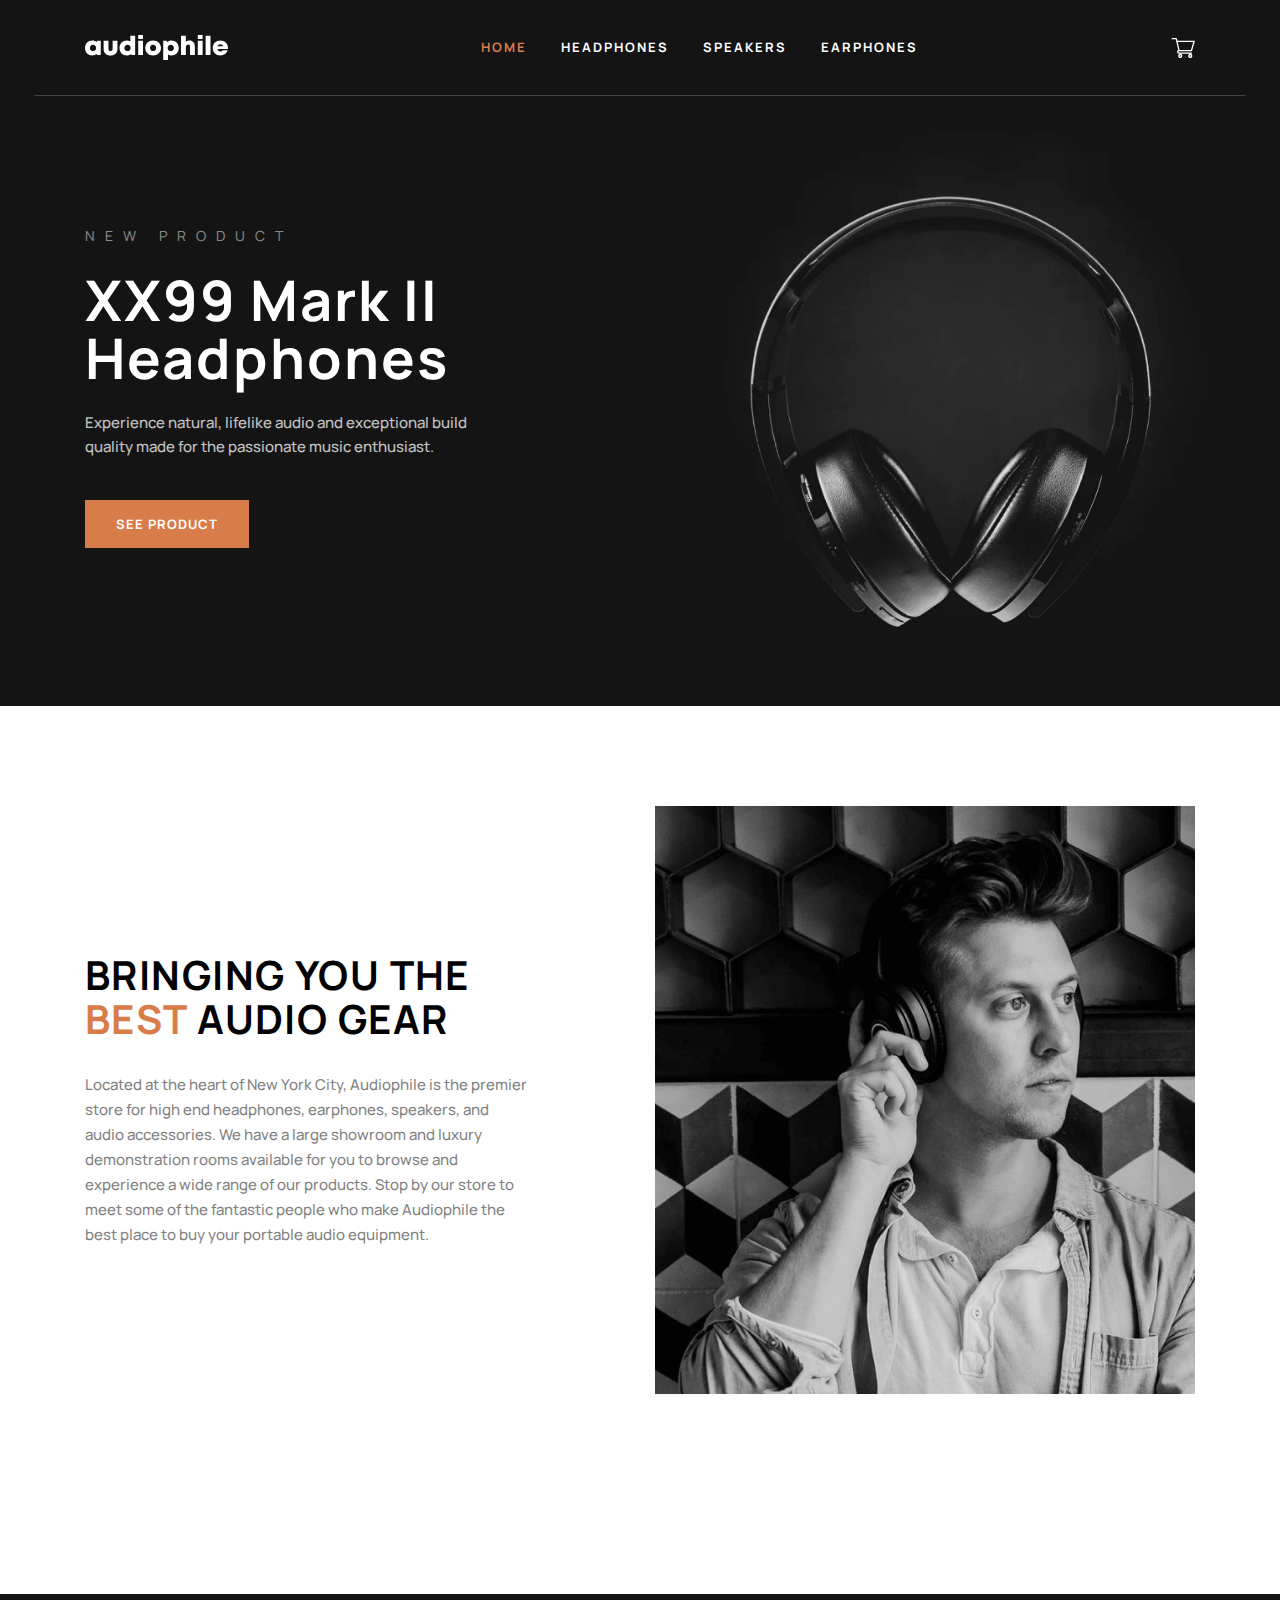
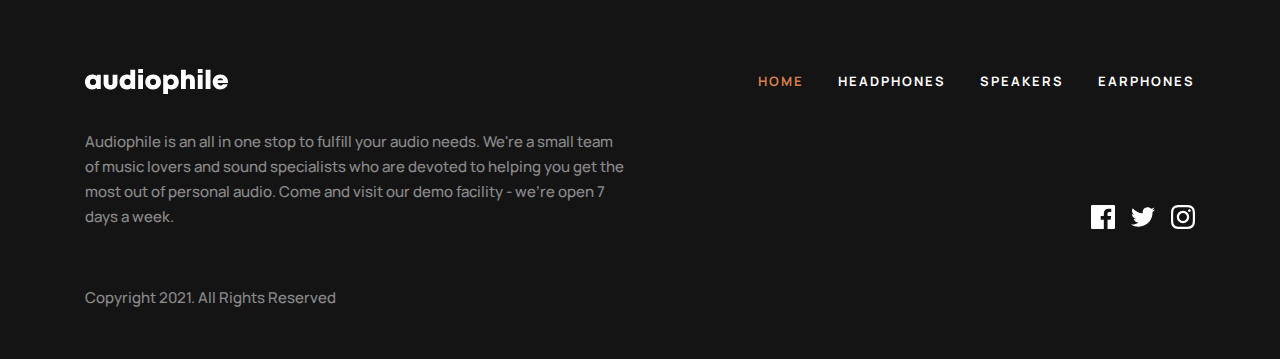
<file: index.html>
<!DOCTYPE html>
<html lang="en">
  <head>
    <meta charset="UTF-8" />
    <meta name="viewport" content="width=device-width, initial-scale=1.0" />
    <title>Audiophile</title>
    <link rel="stylesheet" href="./css/style.css" />
    <link rel="stylesheet" href="https://cdnjs.cloudflare.com/ajax/libs/font-awesome/6.4.2/css/all.min.css" integrity="sha512-z3gLpd7yknf1YoNbCzqRKc4qyor8gaKU1qmn+CShxbuBusANI9QpRohGBreCFkKxLhei6S9CQXFEbbKuqLg0DA==" crossorigin="anonymous" referrerpolicy="no-referrer" />
  </head>
  <body>
    <!-- HEADER START -->
    <header class="header">
      <div class="header__container container">

        <button class="header__nav__container">
            <i class="fa-solid fa-bars"></i>
        </button>

        <!-- LOGO -->
        <a class="site-logo" href="./index.html">
          <img
            class="site-logo__image"
            src="./images/audiophile-white-logo.svg"
            alt="audiophile-white-logo"
            width="143"
            height="25"
          />
        </a>

        <!-- NAVBAR -->
        <nav class="sitenav">
          <ul class="sitenav__list">
            <li><a class="active" href="./index.html">Home</a></li>
            <li><a  href="./headerphone.html">HEADPHONES</a></li>
            <li><a  href="./speakers.html">SPEAKERS</a></li>
            <li><a href="./earphone.html">EARPHONES</a></li>
          </ul>
        </nav>

        <!-- SHOP ICON -->
        <button class="header__btn">
          <img
            class="header__btn__image"
            src="./images/shopping-icon.svg"
            alt=""
          />
        </button>
        
      </div>
    </header>
    <!-- HEADER END -->

    <!-- MAIN START-->
    <main class="main">
      <section class="hero">
        <div class="hero__container container">
          <div class="hero__content">
            <p class="hero__overline overline">NEW PRODUCT</p>
            <h1 class="hero__title">XX99 Mark II Headphones</h1>
            <p class="hero__description">Experience natural, lifelike audio and exceptional build quality made for the passionate music enthusiast.</p>
            <a  class="hero__btn btn brown-btn" href="">See Product</a>
          </div>
        </div>
      </section>

      <article class="global__info">
        <div class="global__info__container container">
          <div class="global__info__content">
            <h2 class="global__info__title">Bringing you the <span class="brown-text">best</span> audio gear</h2>
            <p class="global__info__descripton">Located at the heart of New York City, Audiophile is the premier store for high end headphones, earphones, speakers, and audio accessories. We have a large showroom and luxury demonstration rooms available for you to browse and experience a wide range of our products. Stop by our store to meet some of the fantastic people who make Audiophile the best place to buy your portable audio equipment.</p>
          </div>
          <picture>
  
            <!-- <img src="./images/headphone-big-img.png" alt=""> -->
            <!-- <source media="(min-width:465px)" srcset="./images/headphone-big-img.png"> -->
          
          <img class="global__info__images" src="./images/main-end-img.png" alt="" width="540"
          height="588">
          </picture>
        </div>
      </article>
    </main>
    <!-- MAIN END-->

    <!-- FOOTER START -->
    <footer class="footer">
      <div class="footer__container container">
       <div class="footer__nav">
        <a class="site-logo" href="./index.html">
          <img
            class="site-logo__image"
            src="./images/audiophile-white-logo.svg"
            alt="audiophile-white-logo"
            width="143"
            height="25"
          />
        </a>

        <!-- NAVBAR -->
        <nav class="sitenav">
          <ul class="sitenav__list">
            <li><a class="active" href="./index.html">Home</a></li>
            <li><a  href="./headerphone.html">HEADPHONES</a></li>
            <li><a  href="./speakers.html">SPEAKERS</a></li>
            <li><a href="./earphone.html">EARPHONES</a></li>
          </ul>
        </nav>
       
       </div>
       <div class="footer__info">
        <div class="footer__content">
          <p class="footer__description">Audiophile is an all in one stop to fulfill your audio needs. We're a small team of music lovers and sound specialists who are devoted to helping you get the most out of personal audio. Come and visit our demo facility - we’re open 7 days a week.</p>
         
          <p class="footer__copyright" >Copyright 2021. All Rights Reserved</p>
        </div>
        <div class="footer__social__wrapper">
          <ul class="footer__social__list">
          <li class="footer__social__item">
            <a href="">
              <svg xmlns="http://www.w3.org/2000/svg" width="24" height="24" viewBox="0 0 24 24" fill="none">
                <path d="M22.675 0H1.325C0.593 0 0 0.593 0 1.325V22.676C0 23.407 0.593 24 1.325 24H12.82V14.706H9.692V11.084H12.82V8.413C12.82 5.313 14.713 3.625 17.479 3.625C18.804 3.625 19.942 3.724 20.274 3.768V7.008L18.356 7.009C16.852 7.009 16.561 7.724 16.561 8.772V11.085H20.148L19.681 14.707H16.561V24H22.677C23.407 24 24 23.407 24 22.675V1.325C24 0.593 23.407 0 22.675 0Z" fill="white"/>
                </svg>
            </a>
          </li>
  
          <li class="footer__social__item">
            <a href="">
              <svg xmlns="http://www.w3.org/2000/svg" width="24" height="20" viewBox="0 0 24 20" fill="none">
                <path d="M24 2.55705C23.117 2.94905 22.168 3.21305 21.172 3.33205C22.189 2.72305 22.97 1.75805 23.337 0.608047C22.386 1.17205 21.332 1.58205 20.21 1.80305C19.313 0.846047 18.032 0.248047 16.616 0.248047C13.437 0.248047 11.101 3.21405 11.819 6.29305C7.728 6.08805 4.1 4.12805 1.671 1.14905C0.381 3.36205 1.002 6.25705 3.194 7.72305C2.388 7.69705 1.628 7.47605 0.965 7.10705C0.911 9.38805 2.546 11.522 4.914 11.997C4.221 12.185 3.462 12.229 2.69 12.081C3.316 14.037 5.134 15.46 7.29 15.5C5.22 17.123 2.612 17.848 0 17.54C2.179 18.937 4.768 19.752 7.548 19.752C16.69 19.752 21.855 12.031 21.543 5.10605C22.505 4.41105 23.34 3.54405 24 2.55705Z" fill="white"/>
                </svg>
            </a>
          </li>
  
  
          <li class="footer__social__item">
            <a href="">
              <svg xmlns="http://www.w3.org/2000/svg" width="24" height="24" viewBox="0 0 24 24" fill="none">
                <path fill-rule="evenodd" clip-rule="evenodd" d="M12 0C8.741 0 8.333 0.014 7.053 0.072C2.695 0.272 0.273 2.69 0.073 7.052C0.014 8.333 0 8.741 0 12C0 15.259 0.014 15.668 0.072 16.948C0.272 21.306 2.69 23.728 7.052 23.928C8.333 23.986 8.741 24 12 24C15.259 24 15.668 23.986 16.948 23.928C21.302 23.728 23.73 21.31 23.927 16.948C23.986 15.668 24 15.259 24 12C24 8.741 23.986 8.333 23.928 7.053C23.732 2.699 21.311 0.273 16.949 0.073C15.668 0.014 15.259 0 12 0ZM12 2.163C15.204 2.163 15.584 2.175 16.85 2.233C20.102 2.381 21.621 3.924 21.769 7.152C21.827 8.417 21.838 8.797 21.838 12.001C21.838 15.206 21.826 15.585 21.769 16.85C21.62 20.075 20.105 21.621 16.85 21.769C15.584 21.827 15.206 21.839 12 21.839C8.796 21.839 8.416 21.827 7.151 21.769C3.891 21.62 2.38 20.07 2.232 16.849C2.174 15.584 2.162 15.205 2.162 12C2.162 8.796 2.175 8.417 2.232 7.151C2.381 3.924 3.896 2.38 7.151 2.232C8.417 2.175 8.796 2.163 12 2.163ZM5.838 12C5.838 8.597 8.597 5.838 12 5.838C15.403 5.838 18.162 8.597 18.162 12C18.162 15.404 15.403 18.163 12 18.163C8.597 18.163 5.838 15.403 5.838 12ZM12 16C9.791 16 8 14.21 8 12C8 9.791 9.791 8 12 8C14.209 8 16 9.791 16 12C16 14.21 14.209 16 12 16ZM16.965 5.595C16.965 4.8 17.61 4.155 18.406 4.155C19.201 4.155 19.845 4.8 19.845 5.595C19.845 6.39 19.201 7.035 18.406 7.035C17.61 7.035 16.965 6.39 16.965 5.595Z" fill="white"/>
                </svg>
            </a>
          </li>
          </ul>
        </div> 
       </div>
      </div>
    </footer>
    <!-- FOOTER END -->
  </body>
</html>
</file>
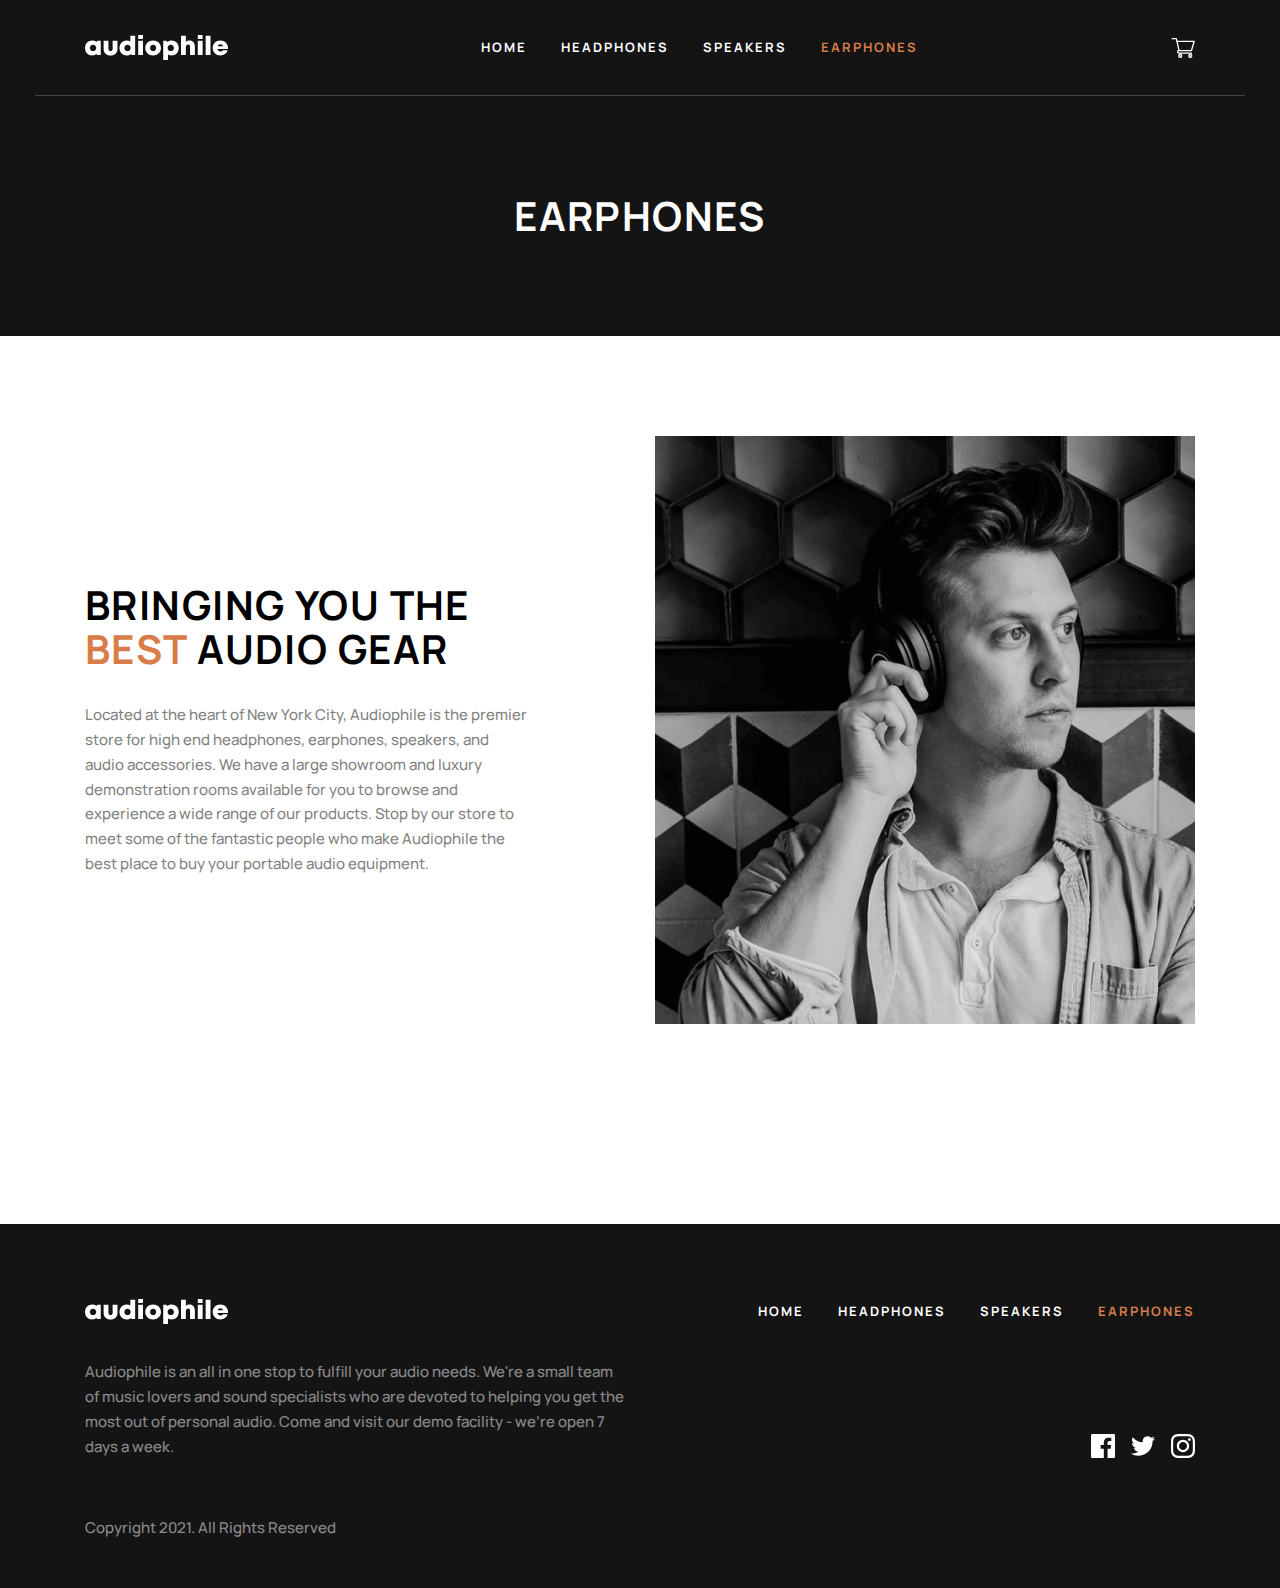
<file: earphone.html>
<!DOCTYPE html>
<html lang="en">
<head>
  <meta charset="UTF-8">
  <meta name="viewport" content="width=device-width, initial-scale=1.0">
  <link rel="stylesheet" href="./css/style.css">
  <title>Earphones</title>
</head>
<body>
  <header class="header">
    <div class="header__container container">

      <button class="header__nav__container">
          <i class="fa-solid fa-bars"></i>
      </button>

      <!-- LOGO -->
      <a class="site-logo" href="">
        <img
          class="site-logo__image"
          src="./images/audiophile-white-logo.svg"
          alt="audiophile-white-logo"
          width="143"
          height="25"
        />
      </a>

      <!-- NAVBAR -->
      <nav class="sitenav">
        <ul class="sitenav__list">
          <li><a  href="./index.html">Home</a></li>
          <li><a  href="./headerphone.html">HEADPHONES</a></li>
          <li><a  href="./speakers.html">SPEAKERS</a></li>
          <li><a class="active" href="./earphone.html">EARPHONES</a></li>
        </ul>
      </nav>

      <!-- SHOP ICON -->
      <button class="header__btn">
        <img
          class="header__btn__image"
          src="./images/shopping-icon.svg"
          alt=""
        />
      </button>
      
    </div>
  </header>

   <!-- MAIN START-->
   <main class="main">
    <section class="hero__category">
      <div class="hero__category__container container">
       <h2 class="hero__category__title">EARPHONES</h2>
      </div>
    </section>

    <article class="global__info">
      <div class="global__info__container container">
        <div class="global__info__content">
          <h2 class="global__info__title">Bringing you the <span class="brown-text">best</span> audio gear</h2>
          <p class="global__info__descripton">Located at the heart of New York City, Audiophile is the premier store for high end headphones, earphones, speakers, and audio accessories. We have a large showroom and luxury demonstration rooms available for you to browse and experience a wide range of our products. Stop by our store to meet some of the fantastic people who make Audiophile the best place to buy your portable audio equipment.</p>
        </div>
        <picture>

          <!-- <img src="./images/headphone-big-img.png" alt=""> -->
          <!-- <source media="(min-width:465px)" srcset="./images/headphone-big-img.png"> -->
        
        <img class="global__info__images" src="./images/main-end-img.png" alt="" width="540"
        height="588">
        </picture>
      </div>
    </article>
  </main>
  <!-- MAIN END-->

  <!-- FOOTER START -->
  <footer class="footer">
    <div class="footer__container container">
     <div class="footer__nav">
      <a class="site-logo" href="./index.html">
        <img
          class="site-logo__image"
          src="./images/audiophile-white-logo.svg"
          alt="audiophile-white-logo"
          width="143"
          height="25"
        />
      </a>

      <!-- NAVBAR -->
      <nav class="sitenav">
        <ul class="sitenav__list">
          <li><a  href="./index.html">Home</a></li>
          <li><a  href="./headerphone.html">HEADPHONES</a></li>
          <li><a  href="./speakers.html">SPEAKERS</a></li>
          <li><a class="active" href="./earphone.html">EARPHONES</a></li>
        </ul>
      </nav>
     
     </div>
     <div class="footer__info">
      <div class="footer__content">
        <p class="footer__description">Audiophile is an all in one stop to fulfill your audio needs. We're a small team of music lovers and sound specialists who are devoted to helping you get the most out of personal audio. Come and visit our demo facility - we’re open 7 days a week.</p>
       
        <p class="footer__copyright" >Copyright 2021. All Rights Reserved</p>
      </div>
      <div class="footer__social__wrapper">
        <ul class="footer__social__list">
        <li class="footer__social__item">
          <a href="">
            <svg xmlns="http://www.w3.org/2000/svg" width="24" height="24" viewBox="0 0 24 24" fill="none">
              <path d="M22.675 0H1.325C0.593 0 0 0.593 0 1.325V22.676C0 23.407 0.593 24 1.325 24H12.82V14.706H9.692V11.084H12.82V8.413C12.82 5.313 14.713 3.625 17.479 3.625C18.804 3.625 19.942 3.724 20.274 3.768V7.008L18.356 7.009C16.852 7.009 16.561 7.724 16.561 8.772V11.085H20.148L19.681 14.707H16.561V24H22.677C23.407 24 24 23.407 24 22.675V1.325C24 0.593 23.407 0 22.675 0Z" fill="white"/>
              </svg>
          </a>
        </li>

        <li class="footer__social__item">
          <a href="">
            <svg xmlns="http://www.w3.org/2000/svg" width="24" height="20" viewBox="0 0 24 20" fill="none">
              <path d="M24 2.55705C23.117 2.94905 22.168 3.21305 21.172 3.33205C22.189 2.72305 22.97 1.75805 23.337 0.608047C22.386 1.17205 21.332 1.58205 20.21 1.80305C19.313 0.846047 18.032 0.248047 16.616 0.248047C13.437 0.248047 11.101 3.21405 11.819 6.29305C7.728 6.08805 4.1 4.12805 1.671 1.14905C0.381 3.36205 1.002 6.25705 3.194 7.72305C2.388 7.69705 1.628 7.47605 0.965 7.10705C0.911 9.38805 2.546 11.522 4.914 11.997C4.221 12.185 3.462 12.229 2.69 12.081C3.316 14.037 5.134 15.46 7.29 15.5C5.22 17.123 2.612 17.848 0 17.54C2.179 18.937 4.768 19.752 7.548 19.752C16.69 19.752 21.855 12.031 21.543 5.10605C22.505 4.41105 23.34 3.54405 24 2.55705Z" fill="white"/>
              </svg>
          </a>
        </li>


        <li class="footer__social__item">
          <a href="">
            <svg xmlns="http://www.w3.org/2000/svg" width="24" height="24" viewBox="0 0 24 24" fill="none">
              <path fill-rule="evenodd" clip-rule="evenodd" d="M12 0C8.741 0 8.333 0.014 7.053 0.072C2.695 0.272 0.273 2.69 0.073 7.052C0.014 8.333 0 8.741 0 12C0 15.259 0.014 15.668 0.072 16.948C0.272 21.306 2.69 23.728 7.052 23.928C8.333 23.986 8.741 24 12 24C15.259 24 15.668 23.986 16.948 23.928C21.302 23.728 23.73 21.31 23.927 16.948C23.986 15.668 24 15.259 24 12C24 8.741 23.986 8.333 23.928 7.053C23.732 2.699 21.311 0.273 16.949 0.073C15.668 0.014 15.259 0 12 0ZM12 2.163C15.204 2.163 15.584 2.175 16.85 2.233C20.102 2.381 21.621 3.924 21.769 7.152C21.827 8.417 21.838 8.797 21.838 12.001C21.838 15.206 21.826 15.585 21.769 16.85C21.62 20.075 20.105 21.621 16.85 21.769C15.584 21.827 15.206 21.839 12 21.839C8.796 21.839 8.416 21.827 7.151 21.769C3.891 21.62 2.38 20.07 2.232 16.849C2.174 15.584 2.162 15.205 2.162 12C2.162 8.796 2.175 8.417 2.232 7.151C2.381 3.924 3.896 2.38 7.151 2.232C8.417 2.175 8.796 2.163 12 2.163ZM5.838 12C5.838 8.597 8.597 5.838 12 5.838C15.403 5.838 18.162 8.597 18.162 12C18.162 15.404 15.403 18.163 12 18.163C8.597 18.163 5.838 15.403 5.838 12ZM12 16C9.791 16 8 14.21 8 12C8 9.791 9.791 8 12 8C14.209 8 16 9.791 16 12C16 14.21 14.209 16 12 16ZM16.965 5.595C16.965 4.8 17.61 4.155 18.406 4.155C19.201 4.155 19.845 4.8 19.845 5.595C19.845 6.39 19.201 7.035 18.406 7.035C17.61 7.035 16.965 6.39 16.965 5.595Z" fill="white"/>
              </svg>
          </a>
        </li>
        </ul>
      </div> 
     </div>
    </div>
  </footer>
  <!-- FOOTER END -->
</body>
</html>
</file>
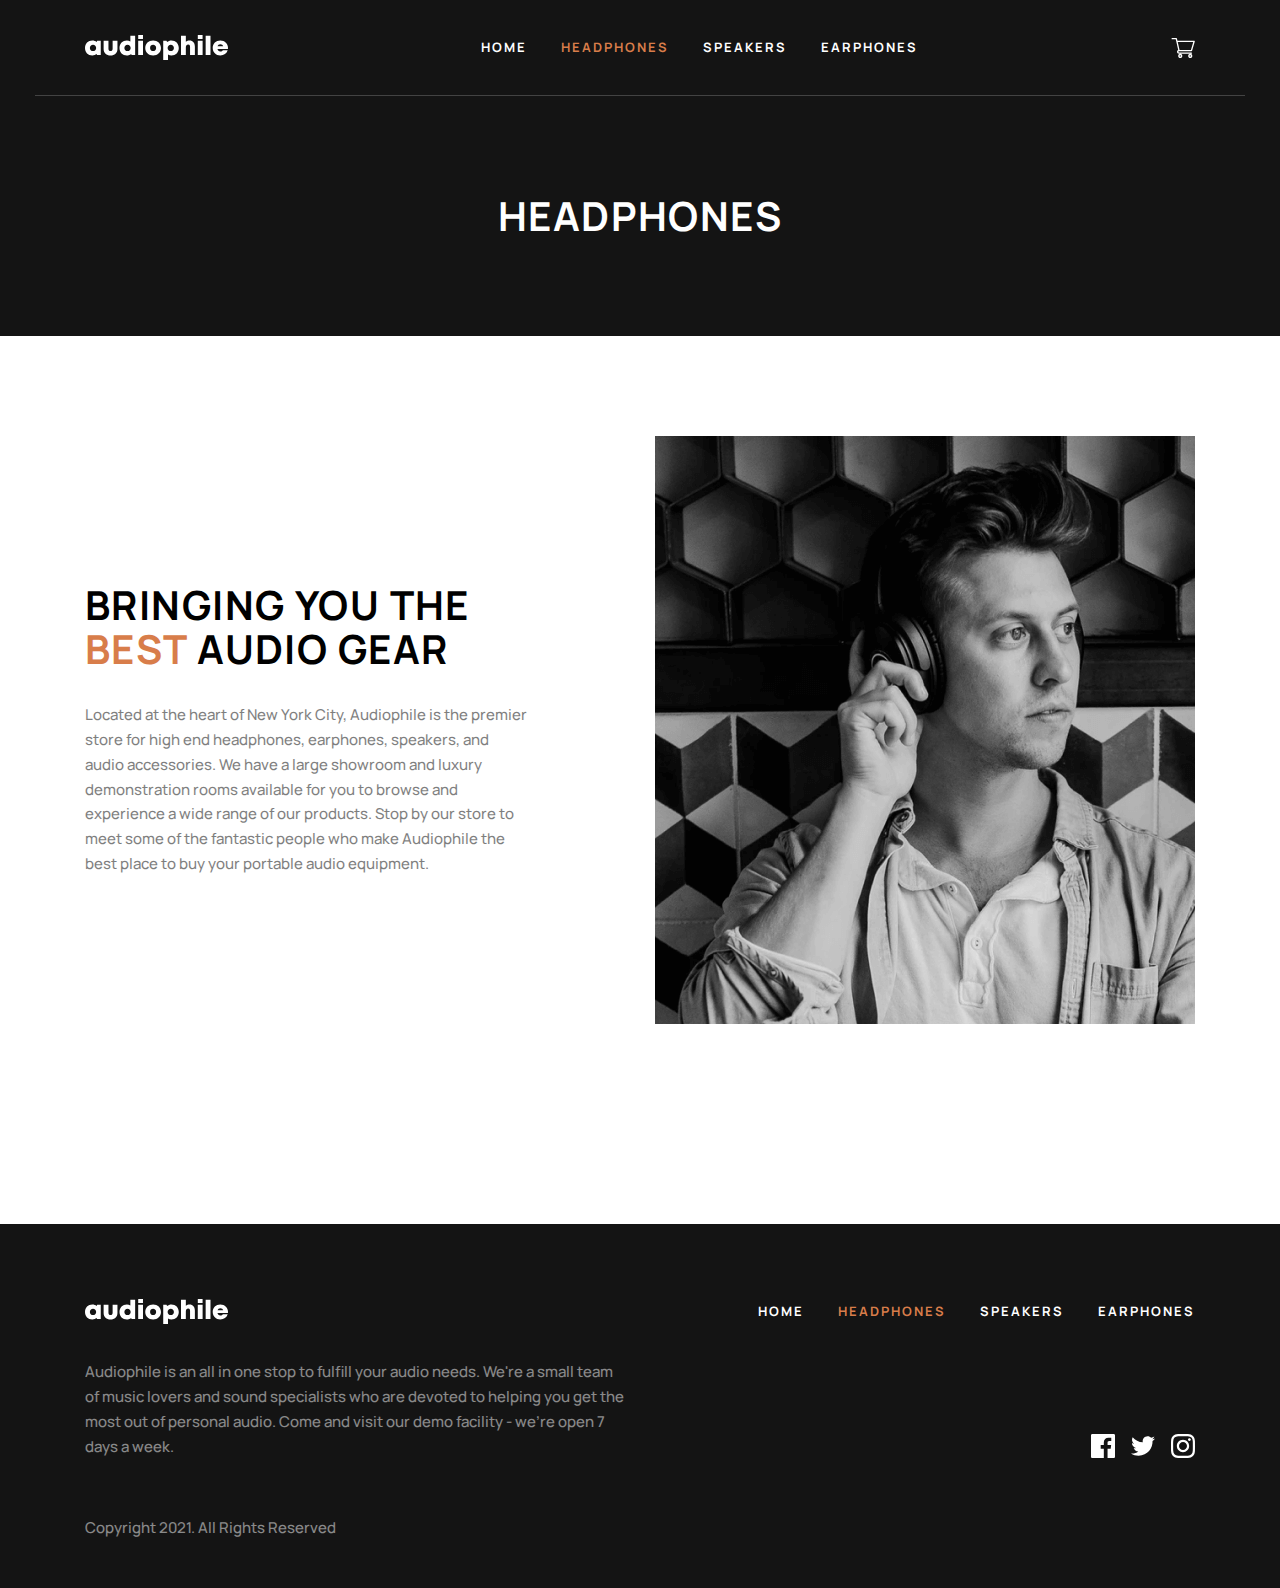
<file: headerphone.html>
<!DOCTYPE html>
<html lang="en">
<head>
  <meta charset="UTF-8">
  <meta name="viewport" content="width=device-width, initial-scale=1.0">
  <link rel="stylesheet" href="./css/style.css">
  <title>Headerphone</title>
</head>
<body>
  <header class="header">
    <div class="header__container container">

      <button class="header__nav__container">
          <i class="fa-solid fa-bars"></i>
      </button>

      <!-- LOGO -->
      <a class="site-logo" href="">
        <img
          class="site-logo__image"
          src="./images/audiophile-white-logo.svg"
          alt="audiophile-white-logo"
          width="143"
          height="25"
        />
      </a>

      <!-- NAVBAR -->
      <nav class="sitenav">
        <ul class="sitenav__list">
          <li><a href="./index.html">Home</a></li>
          <li><a class="active" href="./headerphone.html">HEADPHONES</a></li>
          <li><a  href="./speakers.html">SPEAKERS</a></li>
          <li><a  href="./earphone.html">EARPHONES</a></li>
        </ul>
      </nav>

      <!-- SHOP ICON -->
      <button class="header__btn">
        <img
          class="header__btn__image"
          src="./images/shopping-icon.svg"
          alt=""
        />
      </button>
      
    </div>
  </header>

      <!-- MAIN START-->
      <main class="main">
        <section class="hero__category">
          <div class="hero__category__container container">
           <h2 class="hero__category__title">HEADPHONES</h2>
          </div>
        </section>

        <article class="global__info">
          <div class="global__info__container container">
            <div class="global__info__content">
              <h2 class="global__info__title">Bringing you the <span class="brown-text">best</span> audio gear</h2>
              <p class="global__info__descripton">Located at the heart of New York City, Audiophile is the premier store for high end headphones, earphones, speakers, and audio accessories. We have a large showroom and luxury demonstration rooms available for you to browse and experience a wide range of our products. Stop by our store to meet some of the fantastic people who make Audiophile the best place to buy your portable audio equipment.</p>
            </div>
            <picture>

              <!-- <img src="./images/headphone-big-img.png" alt=""> -->
              <!-- <source media="(min-width:465px)" srcset="./images/headphone-big-img.png"> -->
            
            <img class="global__info__images" src="./images/main-end-img.png" alt="" width="540"
            height="588">
            </picture>
          </div>
        </article>
      </main>
      <!-- MAIN END-->

      <!-- FOOTER START -->
    <footer class="footer">
      <div class="footer__container container">
       <div class="footer__nav">
        <a class="site-logo" href="./index.html">
          <img
            class="site-logo__image"
            src="./images/audiophile-white-logo.svg"
            alt="audiophile-white-logo"
            width="143"
            height="25"
          />
        </a>

        <!-- NAVBAR -->
        <nav class="sitenav">
          <ul class="sitenav__list">
            <li><a href="./index.html">Home</a></li>
            <li><a class="active" href="./headerphone.html">HEADPHONES</a></li>
            <li><a  href="./speakers.html">SPEAKERS</a></li>
            <li><a  href="./earphone.html">EARPHONES</a></li>
          </ul>
        </nav>
       
       </div>
       <div class="footer__info">
        <div class="footer__content">
          <p class="footer__description">Audiophile is an all in one stop to fulfill your audio needs. We're a small team of music lovers and sound specialists who are devoted to helping you get the most out of personal audio. Come and visit our demo facility - we’re open 7 days a week.</p>
         
          <p class="footer__copyright" >Copyright 2021. All Rights Reserved</p>
        </div>
        <div class="footer__social__wrapper">
          <ul class="footer__social__list">
          <li class="footer__social__item">
            <a href="">
              <svg xmlns="http://www.w3.org/2000/svg" width="24" height="24" viewBox="0 0 24 24" fill="none">
                <path d="M22.675 0H1.325C0.593 0 0 0.593 0 1.325V22.676C0 23.407 0.593 24 1.325 24H12.82V14.706H9.692V11.084H12.82V8.413C12.82 5.313 14.713 3.625 17.479 3.625C18.804 3.625 19.942 3.724 20.274 3.768V7.008L18.356 7.009C16.852 7.009 16.561 7.724 16.561 8.772V11.085H20.148L19.681 14.707H16.561V24H22.677C23.407 24 24 23.407 24 22.675V1.325C24 0.593 23.407 0 22.675 0Z" fill="white"/>
                </svg>
            </a>
          </li>
  
          <li class="footer__social__item">
            <a href="">
              <svg xmlns="http://www.w3.org/2000/svg" width="24" height="20" viewBox="0 0 24 20" fill="none">
                <path d="M24 2.55705C23.117 2.94905 22.168 3.21305 21.172 3.33205C22.189 2.72305 22.97 1.75805 23.337 0.608047C22.386 1.17205 21.332 1.58205 20.21 1.80305C19.313 0.846047 18.032 0.248047 16.616 0.248047C13.437 0.248047 11.101 3.21405 11.819 6.29305C7.728 6.08805 4.1 4.12805 1.671 1.14905C0.381 3.36205 1.002 6.25705 3.194 7.72305C2.388 7.69705 1.628 7.47605 0.965 7.10705C0.911 9.38805 2.546 11.522 4.914 11.997C4.221 12.185 3.462 12.229 2.69 12.081C3.316 14.037 5.134 15.46 7.29 15.5C5.22 17.123 2.612 17.848 0 17.54C2.179 18.937 4.768 19.752 7.548 19.752C16.69 19.752 21.855 12.031 21.543 5.10605C22.505 4.41105 23.34 3.54405 24 2.55705Z" fill="white"/>
                </svg>
            </a>
          </li>
  
  
          <li class="footer__social__item">
            <a href="">
              <svg xmlns="http://www.w3.org/2000/svg" width="24" height="24" viewBox="0 0 24 24" fill="none">
                <path fill-rule="evenodd" clip-rule="evenodd" d="M12 0C8.741 0 8.333 0.014 7.053 0.072C2.695 0.272 0.273 2.69 0.073 7.052C0.014 8.333 0 8.741 0 12C0 15.259 0.014 15.668 0.072 16.948C0.272 21.306 2.69 23.728 7.052 23.928C8.333 23.986 8.741 24 12 24C15.259 24 15.668 23.986 16.948 23.928C21.302 23.728 23.73 21.31 23.927 16.948C23.986 15.668 24 15.259 24 12C24 8.741 23.986 8.333 23.928 7.053C23.732 2.699 21.311 0.273 16.949 0.073C15.668 0.014 15.259 0 12 0ZM12 2.163C15.204 2.163 15.584 2.175 16.85 2.233C20.102 2.381 21.621 3.924 21.769 7.152C21.827 8.417 21.838 8.797 21.838 12.001C21.838 15.206 21.826 15.585 21.769 16.85C21.62 20.075 20.105 21.621 16.85 21.769C15.584 21.827 15.206 21.839 12 21.839C8.796 21.839 8.416 21.827 7.151 21.769C3.891 21.62 2.38 20.07 2.232 16.849C2.174 15.584 2.162 15.205 2.162 12C2.162 8.796 2.175 8.417 2.232 7.151C2.381 3.924 3.896 2.38 7.151 2.232C8.417 2.175 8.796 2.163 12 2.163ZM5.838 12C5.838 8.597 8.597 5.838 12 5.838C15.403 5.838 18.162 8.597 18.162 12C18.162 15.404 15.403 18.163 12 18.163C8.597 18.163 5.838 15.403 5.838 12ZM12 16C9.791 16 8 14.21 8 12C8 9.791 9.791 8 12 8C14.209 8 16 9.791 16 12C16 14.21 14.209 16 12 16ZM16.965 5.595C16.965 4.8 17.61 4.155 18.406 4.155C19.201 4.155 19.845 4.8 19.845 5.595C19.845 6.39 19.201 7.035 18.406 7.035C17.61 7.035 16.965 6.39 16.965 5.595Z" fill="white"/>
                </svg>
            </a>
          </li>
          </ul>
        </div> 
       </div>
      </div>
    </footer>
    <!-- FOOTER END -->
</body>
</html>
</file>
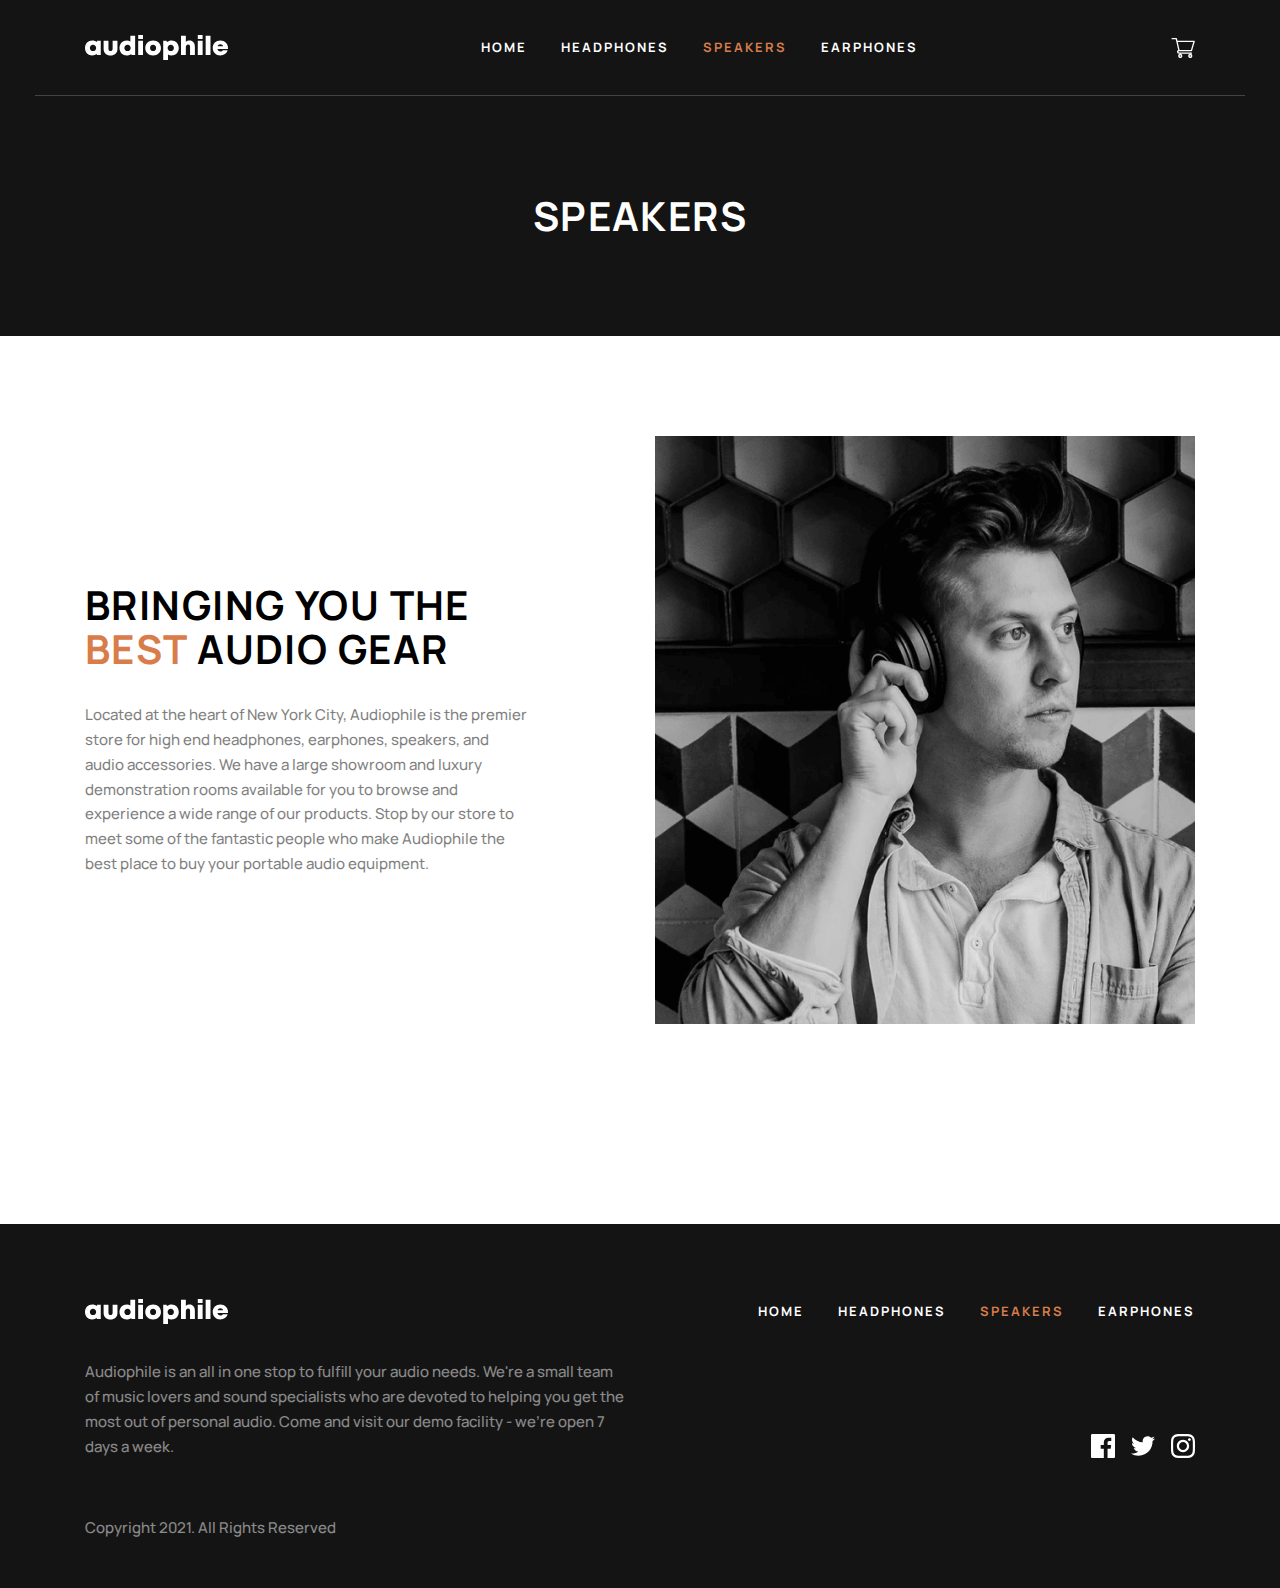
<file: speakers.html>
<!DOCTYPE html>
<html lang="en">
<head>
  <meta charset="UTF-8">
  <meta name="viewport" content="width=device-width, initial-scale=1.0">
  <link rel="stylesheet" href="./css/style.css">
  <title>Speakers</title>
</head>
<body>
  <header class="header">
    <div class="header__container container">

      <button class="header__nav__container">
          <i class="fa-solid fa-bars"></i>
      </button>

      <!-- LOGO -->
      <a class="site-logo" href="">
        <img
          class="site-logo__image"
          src="./images/audiophile-white-logo.svg"
          alt="audiophile-white-logo"
          width="143"
          height="25"
        />
      </a>

      <!-- NAVBAR -->
      <nav class="sitenav">
        <ul class="sitenav__list">
          <li><a href="./index.html">Home</a></li>
          <li><a  href="./headerphone.html">HEADPHONES</a></li>
          <li><a class="active" href="./speakers.html">SPEAKERS</a></li>
          <li><a  href="./earphone.html">EARPHONES</a></li>
        </ul>
      </nav>

      <!-- SHOP ICON -->
      <button class="header__btn">
        <img
          class="header__btn__image"
          src="./images/shopping-icon.svg"
          alt=""
        />
      </button>
      
    </div>
  </header>

   <!-- MAIN START-->
   <main class="main">
    <section class="hero__category">
      <div class="hero__category__container container">
       <h2 class="hero__category__title">SPEAKERS</h2>
      </div>
    </section>

    <article class="global__info">
      <div class="global__info__container container">
        <div class="global__info__content">
          <h2 class="global__info__title">Bringing you the <span class="brown-text">best</span> audio gear</h2>
          <p class="global__info__descripton">Located at the heart of New York City, Audiophile is the premier store for high end headphones, earphones, speakers, and audio accessories. We have a large showroom and luxury demonstration rooms available for you to browse and experience a wide range of our products. Stop by our store to meet some of the fantastic people who make Audiophile the best place to buy your portable audio equipment.</p>
        </div>
        <picture>

          <!-- <img src="./images/headphone-big-img.png" alt=""> -->
          <!-- <source media="(min-width:465px)" srcset="./images/headphone-big-img.png"> -->
        
        <img class="global__info__images" src="./images/main-end-img.png" alt="" width="540"
        height="588">
        </picture>
      </div>
    </article>
  </main>
  <!-- MAIN END-->

  <!-- FOOTER START -->
  <footer class="footer">
    <div class="footer__container container">
     <div class="footer__nav">
      <a class="site-logo" href="./index.html">
        <img
          class="site-logo__image"
          src="./images/audiophile-white-logo.svg"
          alt="audiophile-white-logo"
          width="143"
          height="25"
        />
      </a>

      <!-- NAVBAR -->
      <nav class="sitenav">
        <ul class="sitenav__list">
          <li><a href="./index.html">Home</a></li>
          <li><a  href="./headerphone.html">HEADPHONES</a></li>
          <li><a class="active" href="./speakers.html">SPEAKERS</a></li>
          <li><a  href="./earphone.html">EARPHONES</a></li>
        </ul>
      </nav>
     
     </div>
     <div class="footer__info">
      <div class="footer__content">
        <p class="footer__description">Audiophile is an all in one stop to fulfill your audio needs. We're a small team of music lovers and sound specialists who are devoted to helping you get the most out of personal audio. Come and visit our demo facility - we’re open 7 days a week.</p>
       
        <p class="footer__copyright" >Copyright 2021. All Rights Reserved</p>
      </div>
      <div class="footer__social__wrapper">
        <ul class="footer__social__list">
        <li class="footer__social__item">
          <a href="">
            <svg xmlns="http://www.w3.org/2000/svg" width="24" height="24" viewBox="0 0 24 24" fill="none">
              <path d="M22.675 0H1.325C0.593 0 0 0.593 0 1.325V22.676C0 23.407 0.593 24 1.325 24H12.82V14.706H9.692V11.084H12.82V8.413C12.82 5.313 14.713 3.625 17.479 3.625C18.804 3.625 19.942 3.724 20.274 3.768V7.008L18.356 7.009C16.852 7.009 16.561 7.724 16.561 8.772V11.085H20.148L19.681 14.707H16.561V24H22.677C23.407 24 24 23.407 24 22.675V1.325C24 0.593 23.407 0 22.675 0Z" fill="white"/>
              </svg>
          </a>
        </li>

        <li class="footer__social__item">
          <a href="">
            <svg xmlns="http://www.w3.org/2000/svg" width="24" height="20" viewBox="0 0 24 20" fill="none">
              <path d="M24 2.55705C23.117 2.94905 22.168 3.21305 21.172 3.33205C22.189 2.72305 22.97 1.75805 23.337 0.608047C22.386 1.17205 21.332 1.58205 20.21 1.80305C19.313 0.846047 18.032 0.248047 16.616 0.248047C13.437 0.248047 11.101 3.21405 11.819 6.29305C7.728 6.08805 4.1 4.12805 1.671 1.14905C0.381 3.36205 1.002 6.25705 3.194 7.72305C2.388 7.69705 1.628 7.47605 0.965 7.10705C0.911 9.38805 2.546 11.522 4.914 11.997C4.221 12.185 3.462 12.229 2.69 12.081C3.316 14.037 5.134 15.46 7.29 15.5C5.22 17.123 2.612 17.848 0 17.54C2.179 18.937 4.768 19.752 7.548 19.752C16.69 19.752 21.855 12.031 21.543 5.10605C22.505 4.41105 23.34 3.54405 24 2.55705Z" fill="white"/>
              </svg>
          </a>
        </li>


        <li class="footer__social__item">
          <a href="">
            <svg xmlns="http://www.w3.org/2000/svg" width="24" height="24" viewBox="0 0 24 24" fill="none">
              <path fill-rule="evenodd" clip-rule="evenodd" d="M12 0C8.741 0 8.333 0.014 7.053 0.072C2.695 0.272 0.273 2.69 0.073 7.052C0.014 8.333 0 8.741 0 12C0 15.259 0.014 15.668 0.072 16.948C0.272 21.306 2.69 23.728 7.052 23.928C8.333 23.986 8.741 24 12 24C15.259 24 15.668 23.986 16.948 23.928C21.302 23.728 23.73 21.31 23.927 16.948C23.986 15.668 24 15.259 24 12C24 8.741 23.986 8.333 23.928 7.053C23.732 2.699 21.311 0.273 16.949 0.073C15.668 0.014 15.259 0 12 0ZM12 2.163C15.204 2.163 15.584 2.175 16.85 2.233C20.102 2.381 21.621 3.924 21.769 7.152C21.827 8.417 21.838 8.797 21.838 12.001C21.838 15.206 21.826 15.585 21.769 16.85C21.62 20.075 20.105 21.621 16.85 21.769C15.584 21.827 15.206 21.839 12 21.839C8.796 21.839 8.416 21.827 7.151 21.769C3.891 21.62 2.38 20.07 2.232 16.849C2.174 15.584 2.162 15.205 2.162 12C2.162 8.796 2.175 8.417 2.232 7.151C2.381 3.924 3.896 2.38 7.151 2.232C8.417 2.175 8.796 2.163 12 2.163ZM5.838 12C5.838 8.597 8.597 5.838 12 5.838C15.403 5.838 18.162 8.597 18.162 12C18.162 15.404 15.403 18.163 12 18.163C8.597 18.163 5.838 15.403 5.838 12ZM12 16C9.791 16 8 14.21 8 12C8 9.791 9.791 8 12 8C14.209 8 16 9.791 16 12C16 14.21 14.209 16 12 16ZM16.965 5.595C16.965 4.8 17.61 4.155 18.406 4.155C19.201 4.155 19.845 4.8 19.845 5.595C19.845 6.39 19.201 7.035 18.406 7.035C17.61 7.035 16.965 6.39 16.965 5.595Z" fill="white"/>
              </svg>
          </a>
        </li>
        </ul>
      </div> 
     </div>
    </div>
  </footer>
  <!-- FOOTER END -->
</body>
</html>
</file>
<file: css/style.css>
/*! normalize.css v8.0.1 | MIT License | github.com/necolas/normalize.css */
/* Document
   ========================================================================== */
/**
 * 1. Correct the line height in all browsers.
 * 2. Prevent adjustments of font size after orientation changes in iOS.
 */
html {
  line-height: 1.15; /* 1 */
  -webkit-text-size-adjust: 100%; /* 2 */
}

/* Sections
   ========================================================================== */
/**
 * Remove the margin in all browsers.
 */
body {
  margin: 0;
}

/**
 * Render the `main` element consistently in IE.
 */
main {
  display: block;
}

/**
 * Correct the font size and margin on `h1` elements within `section` and
 * `article` contexts in Chrome, Firefox, and Safari.
 */
h1 {
  font-size: 2em;
  margin: 0.67em 0;
}

/* Grouping content
   ========================================================================== */
/**
 * 1. Add the correct box sizing in Firefox.
 * 2. Show the overflow in Edge and IE.
 */
hr {
  box-sizing: content-box; /* 1 */
  height: 0; /* 1 */
  overflow: visible; /* 2 */
}

/**
 * 1. Correct the inheritance and scaling of font size in all browsers.
 * 2. Correct the odd `em` font sizing in all browsers.
 */
pre {
  font-family: monospace, monospace; /* 1 */
  font-size: 1em; /* 2 */
}

/* Text-level semantics
   ========================================================================== */
/**
 * Remove the gray background on active links in IE 10.
 */
a {
  background-color: transparent;
}

/**
 * 1. Remove the bottom border in Chrome 57-
 * 2. Add the correct text decoration in Chrome, Edge, IE, Opera, and Safari.
 */
abbr[title] {
  border-bottom: none; /* 1 */
  text-decoration: underline; /* 2 */
  -webkit-text-decoration: underline dotted;
          text-decoration: underline dotted; /* 2 */
}

/**
 * Add the correct font weight in Chrome, Edge, and Safari.
 */
b,
strong {
  font-weight: bolder;
}

/**
 * 1. Correct the inheritance and scaling of font size in all browsers.
 * 2. Correct the odd `em` font sizing in all browsers.
 */
code,
kbd,
samp {
  font-family: monospace, monospace; /* 1 */
  font-size: 1em; /* 2 */
}

/**
 * Add the correct font size in all browsers.
 */
small {
  font-size: 80%;
}

/**
 * Prevent `sub` and `sup` elements from affecting the line height in
 * all browsers.
 */
sub,
sup {
  font-size: 75%;
  line-height: 0;
  position: relative;
  vertical-align: baseline;
}

sub {
  bottom: -0.25em;
}

sup {
  top: -0.5em;
}

/* Embedded content
   ========================================================================== */
/**
 * Remove the border on images inside links in IE 10.
 */
img {
  border-style: none;
}

/* Forms
   ========================================================================== */
/**
 * 1. Change the font styles in all browsers.
 * 2. Remove the margin in Firefox and Safari.
 */
button,
input,
optgroup,
select,
textarea {
  font-family: inherit; /* 1 */
  font-size: 100%; /* 1 */
  line-height: 1.15; /* 1 */
  margin: 0; /* 2 */
}

/**
 * Show the overflow in IE.
 * 1. Show the overflow in Edge.
 */
button,
input { /* 1 */
  overflow: visible;
}

/**
 * Remove the inheritance of text transform in Edge, Firefox, and IE.
 * 1. Remove the inheritance of text transform in Firefox.
 */
button,
select { /* 1 */
  text-transform: none;
}

/**
 * Correct the inability to style clickable types in iOS and Safari.
 */
button,
[type=button],
[type=reset],
[type=submit] {
  -webkit-appearance: button;
}

/**
 * Remove the inner border and padding in Firefox.
 */
button::-moz-focus-inner,
[type=button]::-moz-focus-inner,
[type=reset]::-moz-focus-inner,
[type=submit]::-moz-focus-inner {
  border-style: none;
  padding: 0;
}

/**
 * Restore the focus styles unset by the previous rule.
 */
button:-moz-focusring,
[type=button]:-moz-focusring,
[type=reset]:-moz-focusring,
[type=submit]:-moz-focusring {
  outline: 1px dotted ButtonText;
}

/**
 * Correct the padding in Firefox.
 */
fieldset {
  padding: 0.35em 0.75em 0.625em;
}

/**
 * 1. Correct the text wrapping in Edge and IE.
 * 2. Correct the color inheritance from `fieldset` elements in IE.
 * 3. Remove the padding so developers are not caught out when they zero out
 *    `fieldset` elements in all browsers.
 */
legend {
  box-sizing: border-box; /* 1 */
  color: inherit; /* 2 */
  display: table; /* 1 */
  max-width: 100%; /* 1 */
  padding: 0; /* 3 */
  white-space: normal; /* 1 */
}

/**
 * Add the correct vertical alignment in Chrome, Firefox, and Opera.
 */
progress {
  vertical-align: baseline;
}

/**
 * Remove the default vertical scrollbar in IE 10+.
 */
textarea {
  overflow: auto;
}

/**
 * 1. Add the correct box sizing in IE 10.
 * 2. Remove the padding in IE 10.
 */
[type=checkbox],
[type=radio] {
  box-sizing: border-box; /* 1 */
  padding: 0; /* 2 */
}

/**
 * Correct the cursor style of increment and decrement buttons in Chrome.
 */
[type=number]::-webkit-inner-spin-button,
[type=number]::-webkit-outer-spin-button {
  height: auto;
}

/**
 * 1. Correct the odd appearance in Chrome and Safari.
 * 2. Correct the outline style in Safari.
 */
[type=search] {
  -webkit-appearance: textfield; /* 1 */
  outline-offset: -2px; /* 2 */
}

/**
 * Remove the inner padding in Chrome and Safari on macOS.
 */
[type=search]::-webkit-search-decoration {
  -webkit-appearance: none;
}

/**
 * 1. Correct the inability to style clickable types in iOS and Safari.
 * 2. Change font properties to `inherit` in Safari.
 */
::-webkit-file-upload-button {
  -webkit-appearance: button; /* 1 */
  font: inherit; /* 2 */
}

/* Interactive
   ========================================================================== */
/*
 * Add the correct display in Edge, IE 10+, and Firefox.
 */
details {
  display: block;
}

/*
 * Add the correct display in all browsers.
 */
summary {
  display: list-item;
}

/* Misc
   ========================================================================== */
/**
 * Add the correct display in IE 10+.
 */
template {
  display: none;
}

/**
 * Add the correct display in IE 10.
 */
[hidden] {
  display: none;
}

*, *::after, *::before {
  margin: 0;
  padding: 0;
  box-sizing: border-box;
}

html {
  scroll-behavior: smooth;
  font-size: 62.5%;
  height: 100%;
}

img {
  display: flex;
  -o-object-fit: cover;
     object-fit: cover; /* contain */
}

a {
  text-decoration: none;
  display: inline-block;
}

ul, ol {
  list-style: none;
}

h1, h2, h3, h4, h5, h6 {
  margin: 0;
}

body {
  display: flex;
  flex-direction: column;
  height: 100%;
}

.container {
  width: 100%;
  max-width: 1210px;
  margin-left: auto;
  margin-right: auto;
  padding-left: 5rem;
  padding-right: 5rem;
}

@media screen and (max-width: 610px) {
  .container {
    padding-left: 2.4rem;
    padding-right: 2.4rem;
  }
}
.hero__content {
  width: 100%;
  max-width: 100%;
}

.overline {
  font-size: 1.4rem;
  font-weight: 400;
  letter-spacing: 10px;
  text-transform: uppercase;
}

.active {
  color: #D87D4A !important;
}

.hero__category {
  background-color: #141414;
  color: #FFFFFF;
  padding-top: 9.8rem;
  padding-bottom: 9.8rem;
  text-align: center;
}

.brown-text {
  color: #D87D4A;
}

.global__info {
  padding-top: 10rem;
  margin-bottom: 20rem;
}

.global__info__container {
  display: flex;
  align-items: center;
  justify-content: space-between;
}

.global__info__content {
  width: 100%;
  max-width: 445px;
  margin-right: 5rem;
}

.global__info__title {
  text-transform: uppercase;
  line-height: 1.1;
  letter-spacing: 1.429px;
  margin-bottom: 3.2rem;
}

.global__info__descripton {
  opacity: 0.5;
}

.gloobal__info__images {
  border-radius: 8px;
  width: 100%;
  max-width: 588px;
}

@media screen and (max-width: 996px) {
  .global__info__container {
    flex-direction: column-reverse;
    text-align: center;
  }
  .global__info__images {
    margin-bottom: 6.3rem;
  }
  .global__info__content {
    width: 100%;
    max-width: 573px;
    margin-right: 0;
  }
}
@media screen and (max-width: 480px) {
  .global__info__images {
    width: 327px;
    height: 300px;
    -o-object-position: top;
       object-position: top;
  }
}
@font-face {
  font-display: swap;
  font-family: "Manrope";
  font-style: normal;
  font-weight: 400;
  src: url("../fonts/manrope-v14-latin-regular.woff2") format("woff2");
}
@font-face {
  font-display: swap;
  font-family: "Manrope";
  font-style: normal;
  font-weight: 500;
  src: url("../fonts/manrope-v14-latin-500.woff2") format("woff2");
}
@font-face {
  font-display: swap;
  font-family: "Manrope";
  font-style: normal;
  font-weight: 700;
  src: url("../fonts/manrope-v14-latin-700.woff2") format("woff2");
}
body {
  font-size: 1.5rem;
  font-weight: 500;
  line-height: 1.66;
  font-family: "Manrope", Arial, sans-serif;
}

h1 {
  font-size: 5.6rem;
  line-height: 1.03;
  letter-spacing: 2px;
}

h2 {
  font-size: 4rem;
  line-height: 1.1;
  letter-spacing: 1.4px;
}

h3 {
  font-size: 3.2rem;
  line-height: 1.12;
  letter-spacing: 1.4px;
}

h4 {
  font-size: 2.8rem;
  line-height: 1.12;
  letter-spacing: 1.4px;
}

h5 {
  font-size: 2.4rem;
  line-height: normal;
  letter-spacing: 1.7px;
}

h6 {
  font-size: 1.8rem;
  line-height: normal;
  letter-spacing: 1.2px;
}

.btn {
  padding: 1.5rem 3.1rem;
  font-size: 1.3rem;
  font-weight: 700;
  letter-spacing: 1px;
  text-transform: uppercase;
  line-height: normal;
}

.brown-btn {
  background-color: #D87D4A;
  color: #FFFFFF;
}

.brown-btn:hover {
  background-color: #FBAF85;
}

.black-btn {
  background-color: #FFFFFF;
  color: #000000;
  border: 1px solid #000000;
}

.black-btn:hover {
  background-color: #000000;
  color: #FFFFFF;
}

.shop-btn__inner-wrapper {
  display: flex;
  gap: 1.3rem;
  align-items: center;
}

.shop-btn__text {
  color: #000000;
  opacity: 0.5;
}

.shop-btn__icon img {
  width: 5px;
  height: 10px;
}

.shop-btn:hover .shop-btn__text {
  color: #D87D4A;
  opacity: 1;
}

.header {
  background-color: #141414;
}

.header__container {
  display: flex;
  align-items: center;
  justify-content: space-between;
  padding-top: 3.5rem;
  padding-bottom: 3.5rem;
  border-bottom: 1px solid rgba(255, 255, 255, 0.2);
}

.header__nav__container {
  background: transparent;
  color: #FFFFFF;
  border: 0;
  font-size: 1.6rem;
  cursor: pointer;
  display: none;
}

.sitenav__list {
  display: flex;
  gap: 3.4rem;
}
.sitenav__list a {
  text-transform: uppercase;
  color: #FFFFFF;
  font-size: 1.3rem;
  line-height: 1.92;
  font-weight: 700;
  letter-spacing: 2px;
}
.sitenav__list a:hover {
  color: #D87D4A;
}

.header__btn {
  background: transparent;
  border: 0;
  cursor: pointer;
}

@media screen and (max-width: 996px) {
  .header__nav__container {
    display: block;
    margin-right: 4.2rem;
  }
  .site-logo {
    margin-right: auto;
  }
  .sitenav {
    display: none;
  }
  .header__container {
    justify-content: flex-start;
  }
}
@media screen and (max-width: 610px) {
  .header__container {
    justify-content: space-between;
  }
  .site-logo {
    margin-right: 0;
  }
  .header__nav__container {
    margin-right: 0;
  }
}
.footer {
  background-color: #141414;
}

.footer__container {
  padding-top: 7.5rem;
  padding-bottom: 4.8rem;
}

.footer__nav {
  display: flex;
  justify-content: space-between;
  margin-bottom: 3.6rem;
}

.footer__info {
  display: flex;
  justify-content: space-between;
  align-items: center;
}

.footer__content {
  color: #FFFFFF;
  opacity: 0.5;
  width: 100%;
  max-width: 540px;
}

.footer__description {
  margin-bottom: 5.6rem;
}

.footer__social__list {
  display: flex;
  gap: 1.6rem;
  align-items: center;
}

.footer__social__item a:hover svg path {
  fill: #D87D4A;
}

@media screen and (max-width: 996px) {
  .footer__nav .sitenav {
    display: block;
  }
}
@media screen and (max-width: 768px) {
  .footer__container {
    padding-top: 6rem;
    padding-bottom: 4.8rem;
  }
  .footer__container .site-logo {
    margin-bottom: 3.2rem;
  }
  .footer__nav {
    flex-direction: column;
    margin-bottom: 3.2rem;
  }
  .footer__social__wrapper {
    align-self: flex-end;
  }
}
@media screen and (max-width: 500px) {
  .footer {
    text-align: center;
  }
  .footer__container {
    padding-top: 5.8rem;
    padding-bottom: 3.8rem;
  }
  .footer__container .site-logo {
    margin-bottom: 4.8rem;
    margin-left: auto;
    margin-right: auto;
  }
  .footer__container .sitenav__list {
    flex-direction: column;
    gap: 1.6rem;
  }
  .footer__nav {
    margin-bottom: 4.8rem;
  }
  .footer__info {
    flex-direction: column;
  }
  .footer__content {
    margin-bottom: 4.8rem;
  }
  .footer__social__wrapper {
    align-self: center;
  }
}
main {
  flex-grow: 1;
}

.hero {
  background-color: #141414;
}

.hero__container {
  display: flex;
  padding-top: 12.8rem;
  padding-bottom: 15.8rem;
  background-image: url("../images/hero-image.png");
  background-repeat: no-repeat;
  background-position: right 0 top -30px;
  background-size: contain;
}

.hero__content {
  max-width: 396px;
  width: 100%;
}

.hero__overline {
  opacity: 0.5;
  color: #FFFFFF;
  margin-bottom: 2.4rem;
}

.hero__title {
  margin-bottom: 2.4rem;
  color: #FFFFFF;
}

.hero__description {
  margin-bottom: 4rem;
  opacity: 0.75;
  color: #FFFFFF;
}

@media screen and (max-width: 996px) {
  .hero__container {
    background-position: center;
    justify-content: center;
    text-align: center;
  }
  .hero__content {
    max-width: 450px;
    width: 100%;
  }
}
@media screen and (max-width: 610px) {
  .hero__container {
    background-position: center;
    background-size: cover;
  }
  .hero__overline {
    margin-bottom: 1.6rem;
  }
  .hero__title {
    font-size: 3.6rem;
  }
  .hero__description {
    margin-bottom: 2.8rem;
  }
}/*# sourceMappingURL=style.css.map */
</file>
